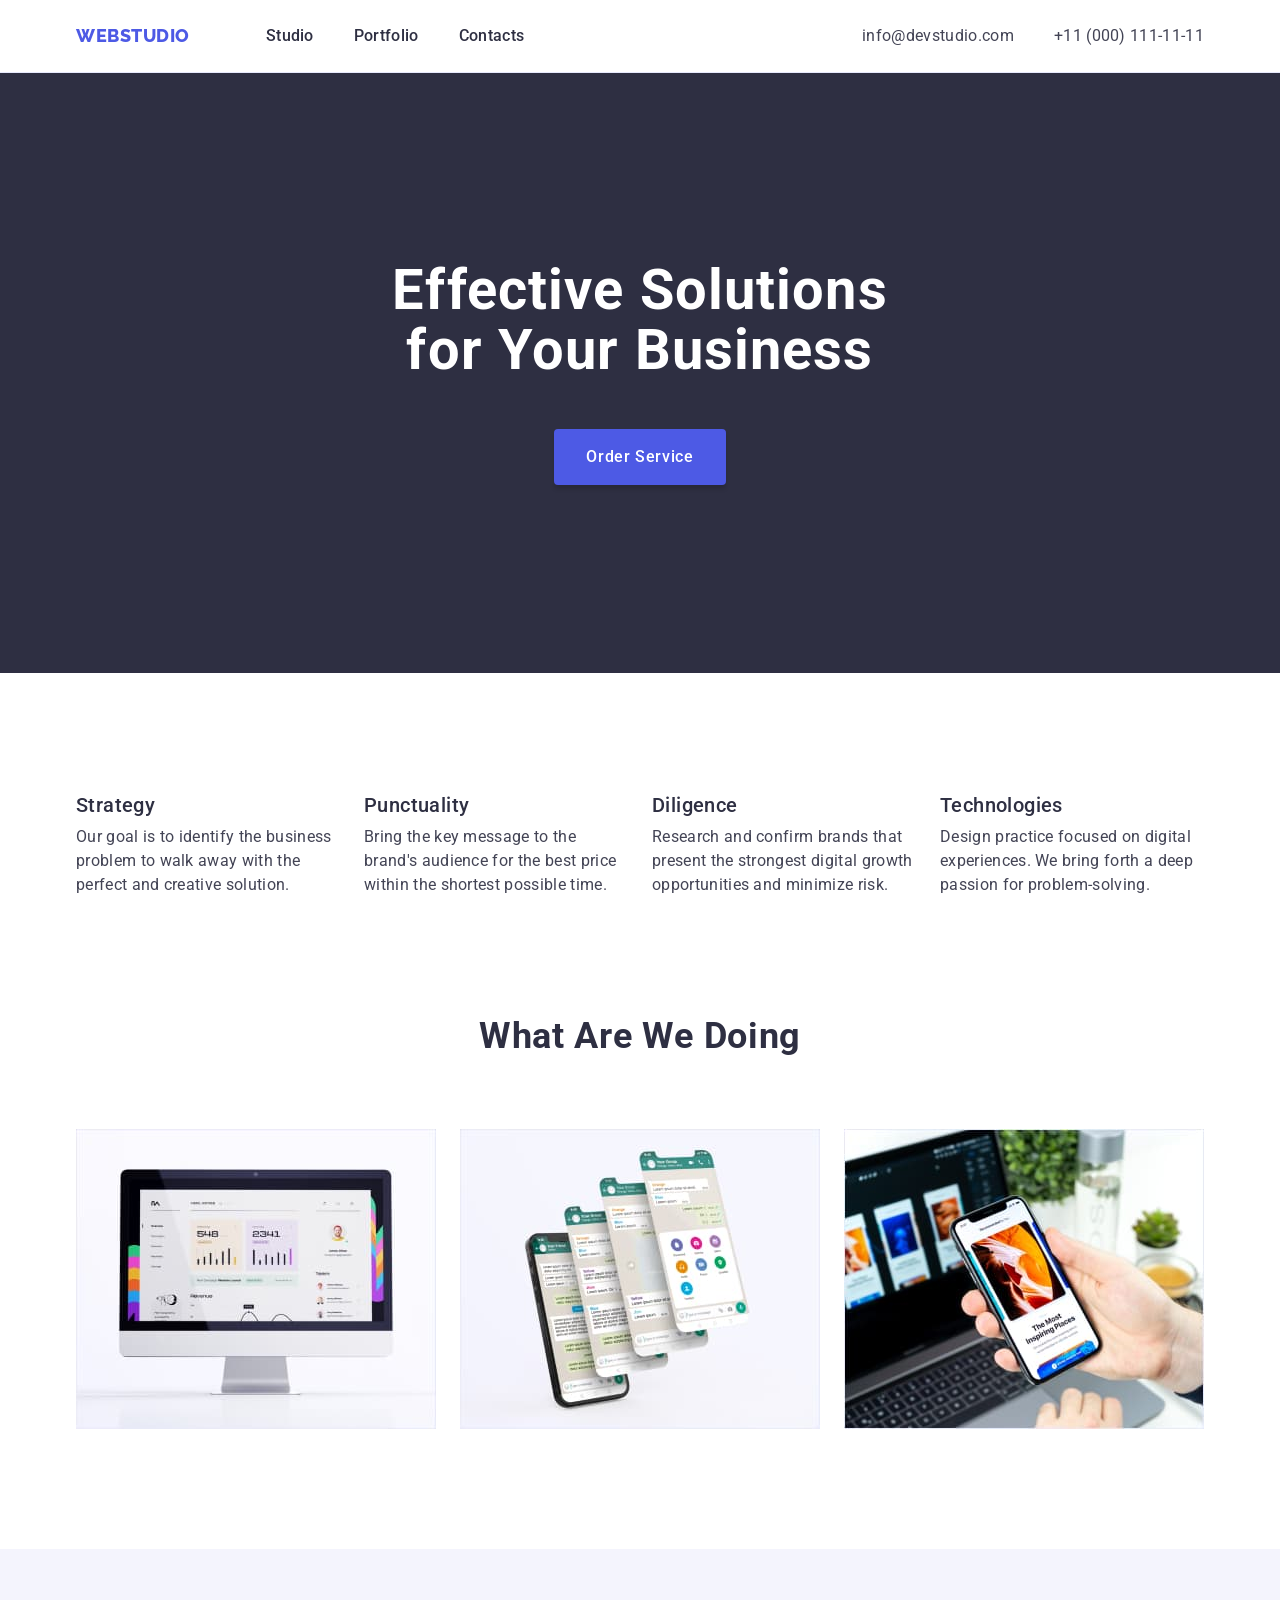
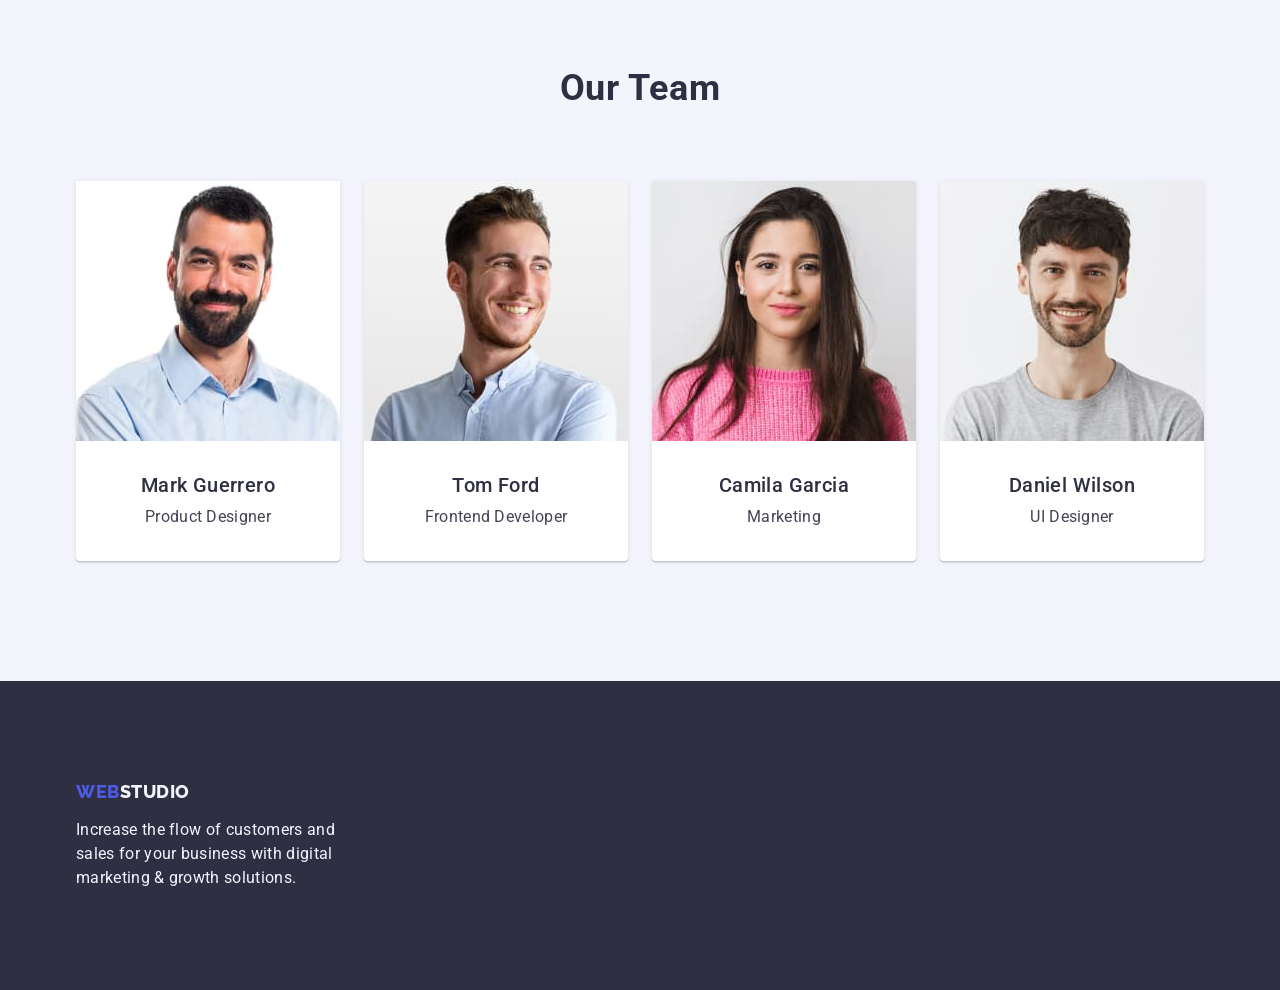
<file: index.html>
<!doctype html>
<html lang="en">

<head>
  <meta charset="UTF-8">
  <meta name="viewport" content="width=device-width, initial-scale=1.0">
  <title>Studio</title>

  <link rel="preconnect" href="https://fonts.googleapis.com">
  <link rel="preconnect" href="https://fonts.gstatic.com" crossorigin>
  <link href="https://fonts.googleapis.com/css2?family=Raleway:wght@800&family=Roboto:wght@400;500;700&display=swap"
    rel="stylesheet" />
  <link rel="stylesheet" href="https://cdnjs.cloudflare.com/ajax/libs/modern-normalize/2.0.0/modern-normalize.min.css"
    integrity="sha512-4xo8blKMVCiXpTaLzQSLSw3KFOVPWhm/TRtuPVc4WG6kUgjH6J03IBuG7JZPkcWMxJ5huwaBpOpnwYElP/m6wg=="
    crossorigin="anonymous" referrerpolicy="no-referrer">
  <link rel="stylesheet" href="./css/styles.css">
</head>

<body class="body">
  <!-- #region header -->
  <header class="main-header">
    <!-- #region  main navigation -->
    <div class="header-content container">
      <nav class="header-navigation">
        <!--logo -->
        <a class="logo logo-header link" href="./index.html">Web<span class="logo-dark">Studio</span></a>

        <ul class="nav-list">
          <li class="nav-list-item">
            <a class="nav-link link" href="./index.html">Studio </a>
          </li>
          <li class="nav-list-item">
            <a class="nav-link link" href="./portfolio.html">Portfolio</a>
          </li>
          <li class="nav-list-item">
            <a class="nav-link link" href="">Contacts</a>
          </li>
        </ul>
      </nav>
      <!-- #endregion  main navigation -->

      <!-- #region contacts -->
      <address class="address">
        <ul class="address-list">
          <li>
            <a class="contact-link link" href="mailto:info@devstudio.com">info@devstudio.com
            </a>
          </li>
          <li>
            <a class="contact-link link" href="tel:+110001111111">+11 (000) 111-11-11</a>
          </li>
        </ul>
      </address>
    </div>
    <!-- #endregion contacts -->
  </header>

  <!-- #endregion header -->

  <!-- #region main -->
  <main class="main">
    <!-- #region Hero -->


    <section class="section-hero">
      <div class="content-hero container">
        <h1 class="title-hero">Effective Solutions for Your Business</h1>
        <button class="button-hero" type="button">Order Service</button>
      </div>
    </section>
    <!-- #endregion Hero -->

    <!-- #region Advantages -->
    <section class="section-advantages">
      <div class="container">
        <!-- title -->
        <h2 class="visually-hidden">Advantages</h2>

        <ul class="advantive-list">
          <!-- #region block 1 -->
          <li class="advantive-list-item">
            <h3 class="subtitle-advantages subtitle">Strategy</h3>

            <p class="text">
              Our goal is to identify the business problem to walk away with the
              perfect and creative solution.
            </p>
          </li>
          <!-- #endregion block 1 -->

          <!-- #region block 2 -->
          <li class="advantive-list-item">
            <h3 class="subtitle-advantages subtitle">Punctuality</h3>

            <p class="text">
              Bring the key message to the brand's audience for the best price
              within the shortest possible time.
            </p>
          </li>
          <!-- #endregion block 2 -->

          <!-- #region block 3 -->
          <li class="advantive-list-item">
            <h3 class="subtitle-advantages subtitle">Diligence</h3>

            <p class="text">
              Research and confirm brands that present the strongest digital
              growth opportunities and minimize risk.
            </p>
          </li>
          <!-- #endregion block 3 -->

          <!-- #region block 4 -->
          <li class="advantive-list-item">
            <h3 class="subtitle-advantages subtitle">Technologies</h3>

            <p class="text">
              Design practice focused on digital experiences. We bring forth a
              deep passion for problem-solving.
            </p>
          </li>
          <!-- #endregion block 4 -->
        </ul>
      </div>
    </section>
    <!-- #endregion Advantages -->

    <!-- #region What are we doing -->

    <section class="section-skill">
      <div class="container">
        <h2 class="title">What are we doing</h2>

        <ul class="skill-list">
          <li class="skill-list-item">
            <img class="image" src="./images/studio/section3/desctop.jpg" alt="Desctop with web site visual" width="360"
              height="300" />
          </li>
          <li class="skill-list-item">
            <img class="image" src="./images/studio/section3/phone.jpg" alt="Phone with web site visual" width="360"
              height="300" />
          </li>
          <li class="skill-list-item">
            <img class="image" src="./images/studio/section3/adaptive.jpg"
              alt="A photo of a laptop in the background and a phone in a person's hands with web site visual"
              width="360" height="300" />
          </li>
        </ul>
      </div>
    </section>

    <!-- #endregion What are we doing -->

    <!-- #region  Our Team  -->
    <section class="section-our-team">
      <div class="container">
        <h2 class="title">Our Team</h2>

        <ul class="our-team-list">
          <!-- #region card 1 -->
          <li class="our-team-list-item">
            <img class="image" src="./images/studio/our-team/img-1.jpg" alt="Man's photo" width="264" height="260" />

            <div class="tex-content-card">
              <h3 class="subtitle">Mark Guerrero</h3>
              <p class="text">Product Designer</p>
            </div>

          </li>
          <!-- #endregion card 1 -->
          <!-- #region card 2 -->
          <li class="our-team-list-item">
            <img class="image" src="./images/studio/our-team/img-2.jpg" alt="Man's photo" width="264" height="260" />
            <div class="tex-content-card">
              <h3 class="subtitle">Tom Ford</h3>
              <p class="text">Frontend Developer</p>
            </div>
          </li>
          <!-- #endregion card 2 -->
          <!-- #region card 3 -->
          <li class="our-team-list-item">
            <img class="image" src="./images/studio/our-team/img-3.jpg" alt="Woman's photo" width="264" height="260" />
            <div class="tex-content-card">
              <h3 class="subtitle">Camila Garcia</h3>
              <p class="text">Marketing</p>
            </div>
          </li>
          <!-- #endregion card 3 -->
          <!-- #region card 4 -->
          <li class="our-team-list-item">
            <img class="image" src="./images/studio/our-team/img-4.jpg" alt="Man's photo" width="264" height="260" />
            <div class="tex-content-card">
              <h3 class="subtitle">Daniel Wilson</h3>
              <p class="text">UI Designer</p>
            </div>
          </li>
          <!-- #endregion card 4 -->
        </ul>
      </div>
    </section>
  </main>
  <!-- #endregion main -->

  <!-- #region footer -->
  <footer class="footer">
    <!--logo -->
    <div class="footer-text-content container">
      <a class="link footer-link logo" href="./index.html">Web<span class="logo-light">Studio</span></a>

      <p class="footer-text">
        Increase the flow of customers and sales for your business with digital
        marketing & growth solutions.
      </p>
    </div>
  </footer>
  <!-- #endregion footer -->
</body>

</html>
</file>
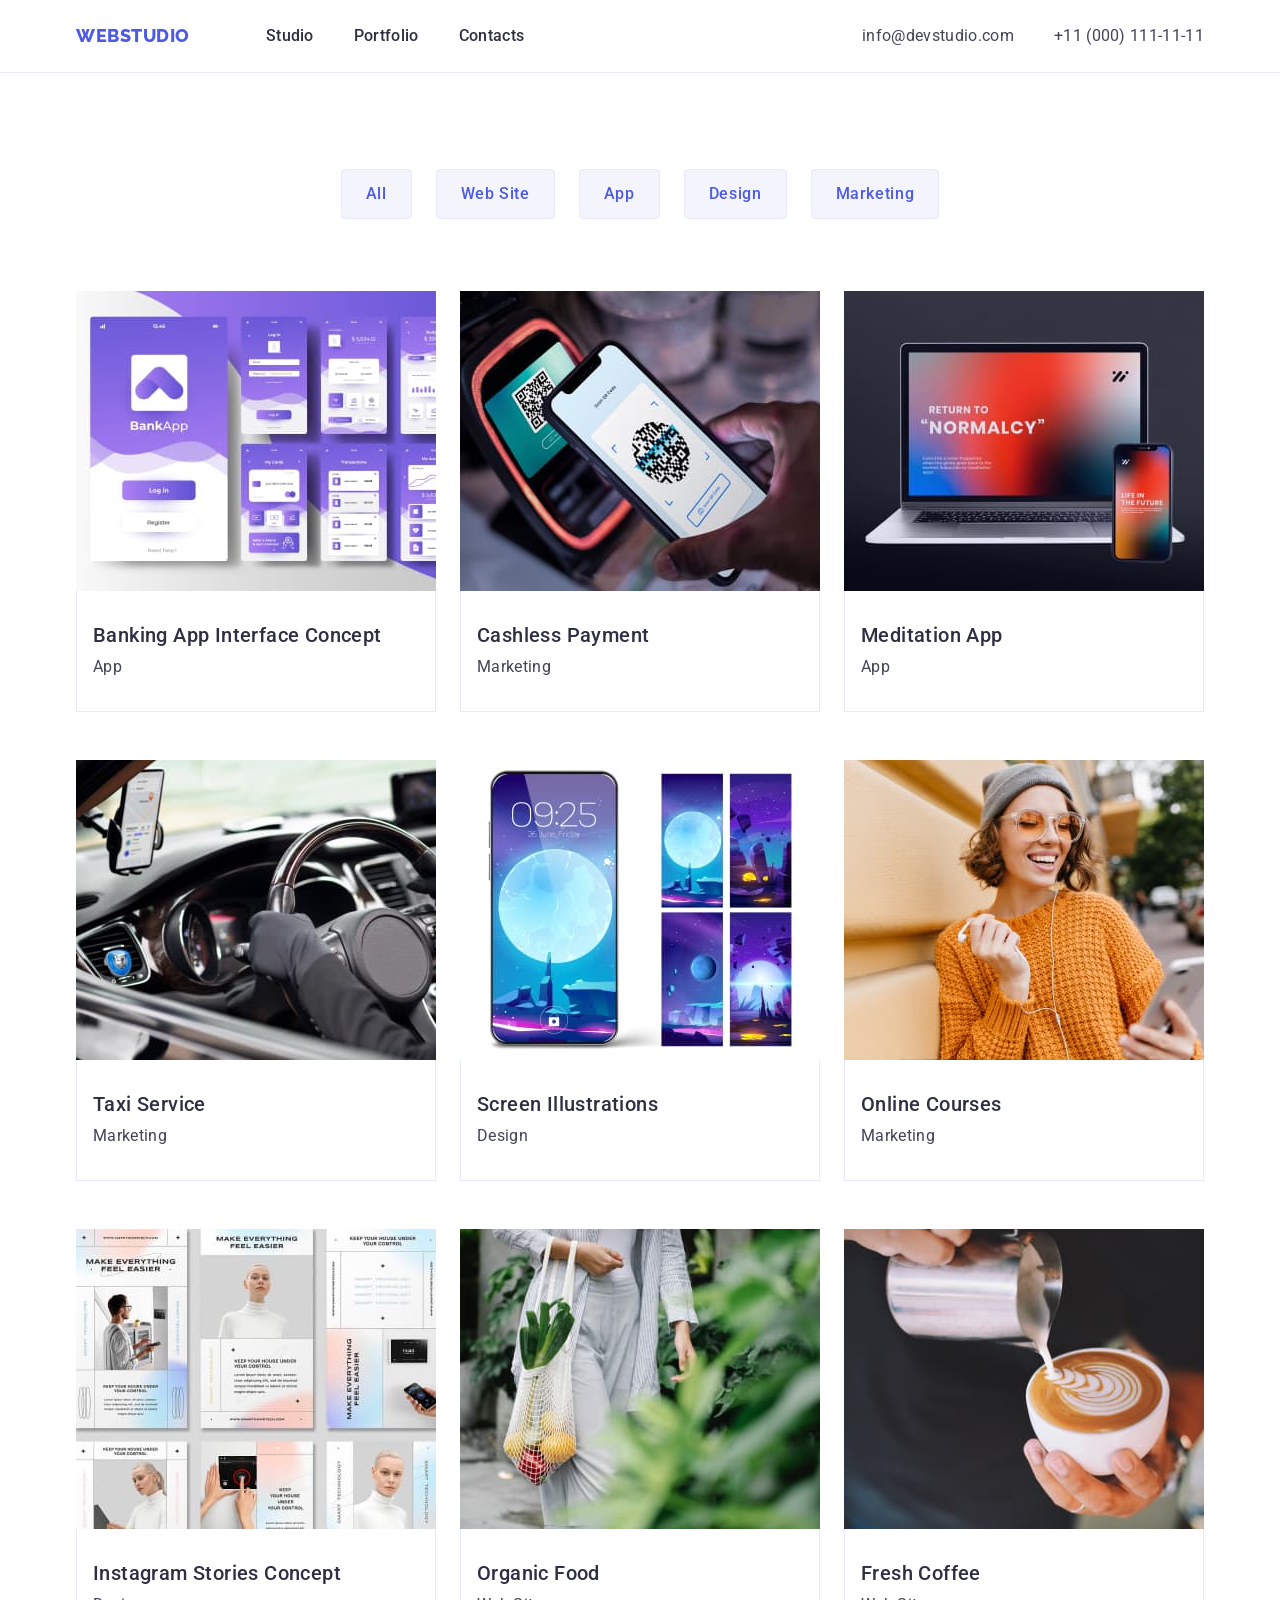
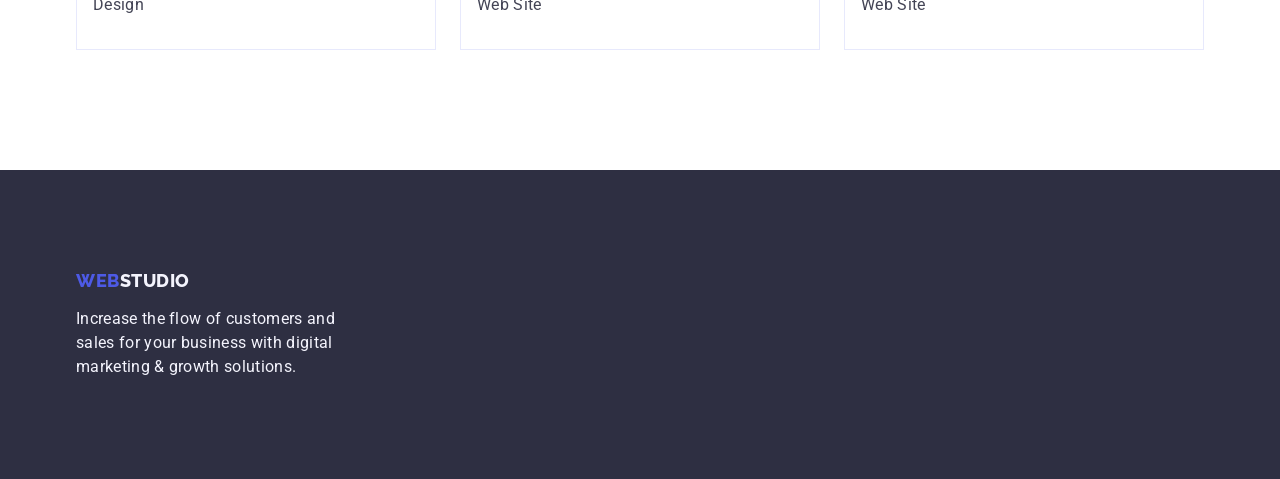
<file: portfolio.html>
<!DOCTYPE html>
<html lang="en">

<head>
  <meta charset="UTF-8" />
  <meta name="viewport" content="width=device-width, initial-scale=1.0" />
  <title>Portfolio</title>
  <link rel="preconnect" href="https://fonts.googleapis.com" />
  <link rel="preconnect" href="https://fonts.gstatic.com" crossorigin />
  <link href="https://fonts.googleapis.com/css2?family=Raleway:wght@800&family=Roboto:wght@400;500;700&display=swap"
    rel="stylesheet" />
  <link rel="stylesheet" href="https://cdnjs.cloudflare.com/ajax/libs/modern-normalize/2.0.0/modern-normalize.min.css"
    integrity="sha512-4xo8blKMVCiXpTaLzQSLSw3KFOVPWhm/TRtuPVc4WG6kUgjH6J03IBuG7JZPkcWMxJ5huwaBpOpnwYElP/m6wg=="
    crossorigin="anonymous" referrerpolicy="no-referrer" />
  <link rel="stylesheet" href="./css/styles.css" />
</head>

<body class="body">
  <!-- #region header -->
  <header class="main-header">
    <!-- #region  main navigation -->
    <div class="header-content container">
      <nav class="header-navigation">
        <!--logo -->
        <a class="logo logo-header link" href="./index.html">Web<span class="logo-dark">Studio</span></a>

        <ul class="nav-list">
          <li class="nav-list-item">
            <a class="nav-link link" href="./index.html">Studio </a>
          </li>
          <li class="nav-list-item">
            <a class="nav-link link" href="./portfolio.html">Portfolio</a>
          </li>
          <li class="nav-list-item">
            <a class="nav-link link" href="">Contacts</a>
          </li>
        </ul>
      </nav>
      <!-- #endregion  main navigation -->

      <!-- #region contacts -->
      <address class="address">
        <ul class="address-list">
          <li>
            <a class="contact-link link" href="mailto:info@devstudio.com">info@devstudio.com
            </a>
          </li>
          <li>
            <a class="contact-link link" href="tel:+110001111111">+11 (000) 111-11-11</a>
          </li>
        </ul>
      </address>
    </div>
    <!-- #endregion contacts -->
  </header>

  <!-- #endregion header -->
  <!-- #region main -->
  <main class="main">
    <section class="portfolio-card-section">
      <div class="container">
        <h1 class="portfolio-title visually-hidden">Portfolio</h1>

        <!-- #region filter -->

        <ul class="filter-list">
          <li class="filter-list-item">
            <button class="filter-button" type="button">All</button>
          </li>
          <li class="filter-list-item">
            <button class="filter-button" type="button">Web Site</button>
          </li>
          <li class="filter-list-item">
            <button class="filter-button" type="button">App</button>
          </li>
          <li class="filter-list-item">
            <button class="filter-button" type="button">Design</button>
          </li>
          <li class="filter-list-item">
            <button class="filter-button" type="button">Marketing</button>
          </li>
        </ul>

        <!-- #endregion filter -->
        <!-- #region card -->

        <!-- #region card 1 -->
        <ul class="card-list">
          <li class="card-list-item">
            <a class="portfolio-card-link link" href="#" target="_blank" rel="noopener noreferrer">
              <img class="image" src="./images/portfolio/img-1.jpg" alt="Banking App Interface Concept" width="360"
                height="300" />
              <div class="portfolio-text-conteiner">
                <h2 class="subtitle">Banking App Interface Concept</h2>
                <p class="text">App</p>
              </div>
            </a>
          </li>
          <!-- #endregion card 1 -->
          <!-- #region card 2-->
          <li class="card-list-item">
            <a class="portfolio-card-link link" href="#" target="_blank" rel="noopener noreferrer">
              <img class="image" src="./images/portfolio/img-2.jpg" alt="Cashless Payment" width="360" height="300" />

              <div class="portfolio-text-conteiner">
                <h2 class="subtitle">Cashless Payment</h2>
                <p class="text">Marketing</p>
              </div>
            </a>
          </li>
          <!-- #endregion card 2-->
          <!-- #region card 3 -->
          <li class="card-list-item">
            <a class="portfolio-card-link link" href="#" target="_blank" rel="noopener noreferrer">
              <img class="image" src="./images/portfolio/img-3.jpg" alt="Meditation App" width="360" height="300" />

              <div class="portfolio-text-conteiner">
                <h2 class="subtitle">Meditation App</h2>
                <p class="text">App</p>
              </div>
            </a>
          </li>
          <!-- #endregion card 3 -->
          <!-- #region card 4 -->
          <li class="card-list-item">
            <a class="portfolio-card-link link" href="#" target="_blank" rel="noopener noreferrer">
              <img class="image" src="./images/portfolio/img-4.jpg" alt="Taxi Service" width="360" height="300" />

              <div class="portfolio-text-conteiner">
                <h2 class="subtitle">Taxi Service</h2>
                <p class="text">Marketing</p>
              </div>
            </a>
          </li>
          <!-- #endregion card 4-->
          <!-- #region card 5-->
          <li class="card-list-item">
            <a class="portfolio-card-link link" href="#" target="_blank" rel="noopener noreferrer">
              <img class="image" src="./images/portfolio/img-5.jpg" alt="Screen Illustrations" width="360"
                height="300" />

              <div class="portfolio-text-conteiner">
                <h2 class="subtitle">Screen Illustrations</h2>
                <p class="text">Design</p>
              </div>
            </a>
          </li>
          <!-- #endregion card 5-->
          <!-- #region card 6-->
          <li class="card-list-item">
            <a class="portfolio-card-link link" href="#" target="_blank" rel="noopener noreferrer">
              <img class="image" src="./images/portfolio/img-6.jpg" alt="Online Courses" width="360" height="300" />

              <div class="portfolio-text-conteiner">
                <h2 class="subtitle">Online Courses</h2>
                <p class="text">Marketing</p>
              </div>
            </a>
          </li>
          <!-- #endregion card 6 -->
          <!-- #region card 7-->
          <li class="card-list-item">
            <a class="portfolio-card-link link" href="#" target="_blank" rel="noopener noreferrer">
              <img class="image" src="./images/portfolio/img-7.jpg" alt="Instagram Stories Concept" width="360"
                height="300" />

              <div class="portfolio-text-conteiner">
                <h2 class="subtitle">Instagram Stories Concept</h2>
                <p class="text">Design</p>
              </div>
            </a>
          </li>
          <!-- #endregion card 7-->
          <!-- #region card 8-->
          <li class="card-list-item">
            <a class="portfolio-card-link link" href="#" target="_blank" rel="noopener noreferrer">
              <img class="image" src="./images/portfolio/img-8.jpg" alt="Organic Food" width="360" height="300" />

              <div class="portfolio-text-conteiner">
                <h2 class="subtitle">Organic Food</h2>
                <p class="text">Web Site</p>
              </div>
            </a>
          </li>
          <!-- #endregion card 8-->
          <!-- #region card 9-->
          <li class="card-list-item">
            <a class="portfolio-card-link link" href="#" target="_blank" rel="noopener noreferrer">
              <img class="image" src="./images/portfolio/img-9.jpg" alt="Fresh Coffee" width="360" height="300" />

              <div class="portfolio-text-conteiner">
                <h2 class="subtitle">Fresh Coffee</h2>
                <p class="text">Web Site</p>
              </div>
            </a>
          </li>
          <!-- #endregion card 9 -->
        </ul>
      </div>
    </section>
    <!-- #endregion card -->
  </main>

  <!-- #endregion main -->

  <!-- #region footer -->
  <!-- #region footer -->
  <footer class="footer">
    <!--logo -->
    <div class="footer-text-content container">
      <a class="link footer-link logo" href="./index.html">Web<span class="logo-light">Studio</span></a>

      <p class="footer-text">
        Increase the flow of customers and sales for your business with digital
        marketing & growth solutions.
      </p>
    </div>
  </footer>
  <!-- #endregion footer -->
</body>

</html>
</file>
<file: css/styles.css>
/* ========== Style Guide ========== */

:root {
    /* #region ========== colors ==========*/
    --color-iris-primary-brand: #4D5AE5;
    --color-ocean-pressed-state: #404BBF;
    --color-navy-blue-dark: #2E2F42;
    --color-green-success: #31D0AA;
    --color-slate-body-text: #434455;
    --color-light-slate-subtle-text: #8E8F99;
    --color-cornflower-accent: #E7E9FC;
    --color-cloud-light: #F4F4FD;
    --color-navy-blue-modal-overlay: #2E2F42;
    --color-grey-hero-background: #2E2F42;
    --color-white-background: #FFFFFF;
    --color-dairy-mdal-background: #FCFCFC;
    /* #endregion colors */

    /* #region  ========== typography ========== */

    /* #region ==========Main text/p  ==========*/
    --font-family: "Roboto", sans-serif;
    --font-weight: 400;
    --font-size: 16px;
    --letter-spacing: 0.02em;
    --line-height: 1.5;
    /* #endregion Main text/p */

    /* #region ========== title-hero/ h1 ========== */
    --h1-font-weight: 700;
    --h1-font-size: 56px;
    --h1-line-height: 1.07;
    --h1-letter-spacing: 0.02em;
    /* #endregion Title/h1 */

    /* #region ========== title/ h2 ==========*/
    --h2-font-weight: 700;
    --h2-font-size: 36px;
    --h2-line-height: 1.11;
    --h2-letter-spacing: 0.02em;
    /* #endregion Header 2 */

    /* #region ========== subtitle/h3 ========== */
    --h3-font-weight: 500;
    --h3-font-size: 20px;
    --h3-line-height: 1.2;
    --h3-letter-spacing: 0.02em;
    /* #endregion Header 3 */

    /* #region ========== Small ========== */
    --small-font-size: 12px;
    --small-line-height: calc(14px / 12px);
    --small-letter-spacing: 0.04em;
    /* #endregion Small */

    /* #region ========== Body Medium ========== */
    --body-medium-font-weight: 500;
    /* #endregion Body Medium */

    /* #region ========== Button Text ========== */
    --button-font-family: "Roboto", sans-serif;
    --button-font-size: 16px;
    --button-font-weight: 500;
    --button-line-height: 1.5;
    --button-letter-spacing: 0.04em;
    /* #endregion Button Text */

    /* #region ========== Link ==========*/
    --link-font-size: 12px;
    --link-line-height: 1.17;
    --link-letter-spacing: 0.04em;
    --link-decoration: Underline;
    /* #endregion Link */

    /* #region ========== Logo  ========== */
    --logo-font-family: "Raleway", sans-serif;
    --logo-font-weight: 800;
    --logo-font-size: 18px;
    --logo-letter-spacing: 0.03em;
    --logo-line-height: 1.17;
    /* #endregion Logo */

    /* #endregion typography */

}

/* ========== Tag selector ========== */

body {
    font-family: var(--font-family);
    font-weight: var(--font-weight);
    font-size: var(--font-size);
    letter-spacing: var(--letter-spacing);
    line-height: var(--line-height);

    color: var(--color-slate-body-text);
    background-color: var(--color-white-background);
}

h1,
h2,
h3,
h4,
h5,
h6,
p {
    margin-block: 0;
}


ul {
    margin-block: 0;
    padding-left: 0;
    list-style: none;
}

img {
    display: block;
    max-width: 100%;
}

button {
    font-family: var(--button-font-family);
    font-size: var(--button-font-size);
    font-weight: var(--button-font-weight);
    line-height: var(--button-line-height);
    letter-spacing: var(--button-letter-spacing);

    cursor: pointer;
}

address {
    font-style: normal;
}


/* ========== General helper classes ========== */

.visually-hidden {
    position: absolute;
    width: 1px;
    height: 1px;
    margin: -1px;
    border: 0;
    padding: 0;

    white-space: nowrap;
    clip-path: inset(100%);
    clip: rect(0 0 0 0);
    overflow: hidden;
}

.container {
    width: 1158px;
    margin-left: auto;
    margin-right: auto;
    padding-left: 15px;
    padding-right: 15px;
  }

.link {
    text-decoration-line: none;
    color: var(--color-slate-body-text);
}


/* ========== Header ==========  */
.main-header,
.header-content,
.header-navigation,
.nav-list,
.address-list {
    display: flex;
}

.main-header { padding: 24px 0;
    border-bottom: 1px solid #e7e9fc;
}

.header-navigation {
   
    align-items: center;
}

.header-content {

    justify-content: space-between;
}

.nav-list,
.address-list {
    gap: 40px;
}


/*  ========== Logo ==========  */
.logo {
    font-family: var(--logo-font-family);
    font-size: var(--logo-font-size);
    font-weight: var(--logo-font-weight);
    line-height: var(--logo-line-height);
    letter-spacing: var(--logo-letter-spacing);

    color: var(--color-iris-primary-brand);

    text-transform: uppercase;

}

.logo-header {
    margin-right: 76px;
}
ÍÍ
.logo-dark {
    color: var(--color-navy-blue-dark);
}

.logo-light {
    color: var(--color-cloud-light);
}

/* ========== Navigation ==========  */
.nav-link {
    padding: 24px 0;
    color: var(--color-navy-blue-dark);
    font-weight: var(--body-medium-font-weight);
}

.nav-link:hover,
.nav-link:focus {
    color: var(--color-ocean-pressed-state);
    border-bottom: 4px solid var(--color-ocean-pressed-state);
    border-radius: 2px;
    padding-bottom: 20px;
}



/* ========== Contacts ==========  */

.contact-link {
    color: var(--color-slate-body-text);
}

.contact-link:hover,
.contact-link:focus {
    color: var(--color-ocean-pressed-state);
}

/*  ========== Hero ==========  */
.section-hero {
    height: 600px;
    padding: 188px 0;

    display: flex;
    justify-content: center;
    align-items: center;

    background: var(--color-navy-blue-dark);
}

.content-hero {
    display: flex;
    flex-direction: column;
    justify-content: center;
    align-items: center;
    row-gap: 48px;
}

.title-hero {
    max-width: 496px;

    color: var(--color-white-background);
    font-size: var(--h1-font-size);
    font-weight: var(--h1-font-weight);
    line-height: var(--h1-line-height);
    letter-spacing: var(--h1-letter-spacing);

    text-align: center;
}

.button-hero {
    min-width: 169px;
    padding: 16px 32px;

    color: var(--color-white-background);
    background-color: var(--color-iris-primary-brand);

    border: none;
    border-radius: 4px;
    box-shadow: 0px 4px 4px 0px rgba(0, 0, 0, 0.15);
}

.button-hero:hover,
.button-hero:focus {
    background-color: var(--color-ocean-pressed-state);
}

/*  ========== Advantages ==========  */

.advantive-list,
.skill-list,
.our-team-list {
    display: flex;
    justify-content: space-between;
    gap: 24px;
}

.section-advantages {
    padding: 120px 0;
}

.advantive-list-item {
    flex-basis: calc((100% - 3 * 24px) / 4);
}

.subtitle {
    margin-bottom: 8px;

    font-size: var(--h3-font-size);
    font-weight: var(--h3-font-weight);
    line-height: var(--h3-line-height);
    letter-spacing: var(--h3-letter-spacing);
    color: var(--color-navy-blue-modal-overlay);
}

.text {
    line-height: var(--line-height);
    letter-spacing: var(--letter-spacing);
}

/* ========== What are we doing ==========  */

.section-skill {
    padding-bottom: 120px;
}

.skill-list-item {
    flex-basis: calc((100% - 3 * 16px) / 3);
}

.title {
    margin-bottom: 72px;

    text-align: center;

    font-size: var(--h2-font-size);
    font-weight: var(--h2-font-weight);
    line-height: var(--h2-line-height);
    letter-spacing: var(--h2-letter-spacing);

    color: var(--color-navy-blue-dark);

    text-transform: capitalize;
}

/*  ========== Our-team ==========  */
.section-our-team {
    padding: 120px 0;
    background: var(--color-cloud-light);
}

.our-team-list-item {
    flex-basis: calc((100% - 3 * 24px) / 4);

    background-color: var(--color-white-background);
    border-radius: 0px 0px 4px 4px;
    background: var(--color-white-background);
    box-shadow: 0px 2px 1px 0px rgba(46, 47, 66, 0.08), 0px 1px 1px 0px rgba(46, 47, 66, 0.16), 0px 1px 6px 0px rgba(46, 47, 66, 0.08);
}

.tex-content-card {
    padding: 32px 0;
    text-align: center;
}

/*  ========== Footer ========== */
.footer {
    background: var(--color-navy-blue-dark);
    padding: 100px 0;
}

.footer-text {
    max-width: 264px;
    color: var(--color-cloud-light);
}

.footer-link {
    display: inline-block;
    margin-bottom: 16px;
}


/*  ==========  ========== Portfolio ==========  ==========  */

.portfolio-card-section {
    padding: 96px 0 120px 0;
    justify-content: space-between;
}

/* ========== Filtr ========== */
.filter-list {
    display: flex;
    justify-content: center;
    gap: 24px;
    margin-bottom: 72px;
}

.filter-button {
    padding: 12px 24px;

    border: 1px solid #e7e9fc;
    border-radius: 4px;
    color: var(--color-iris-primary-brand);
    background-color: var(--color-cloud-light);
}

.filter-button:hover,
.filter-button:focus {
    border: 1px solid transparent;
    color: var(--color-white-background);
    background-color: var(--color-ocean-pressed-state);
}

/* ========== Cards ========== */
.portfolio-text-conteiner {
    padding: 32px 16px;
    border: 1px solid #e7e9fc;
    border-top: none;
   
}

.card-list {
    display: flex;

    flex-wrap: wrap;
    gap: 48px 24px;
    justify-content: space-between;
}

.card-list-item {
    width: calc((100% - 48px) / 3);
    background: var(--color-white-background);
    
}

.portfolio-text-conteiner:hover,
.portfolio-text-conteiner:focus {
    border: 1px solid var(--color-cloud-light);
    box-shadow: 0px 2px 1px 0px rgba(46, 47, 66, 0.08), 0px 1px 1px 0px rgba(46, 47, 66, 0.16), 0px 1px 6px 0px rgba(46, 47, 66, 0.08);
}


.container {
    width: 1158px;
    margin-left: auto;
    margin-right: auto;
    padding-left: 15px;
    padding-right: 15px;
  }
</file>
